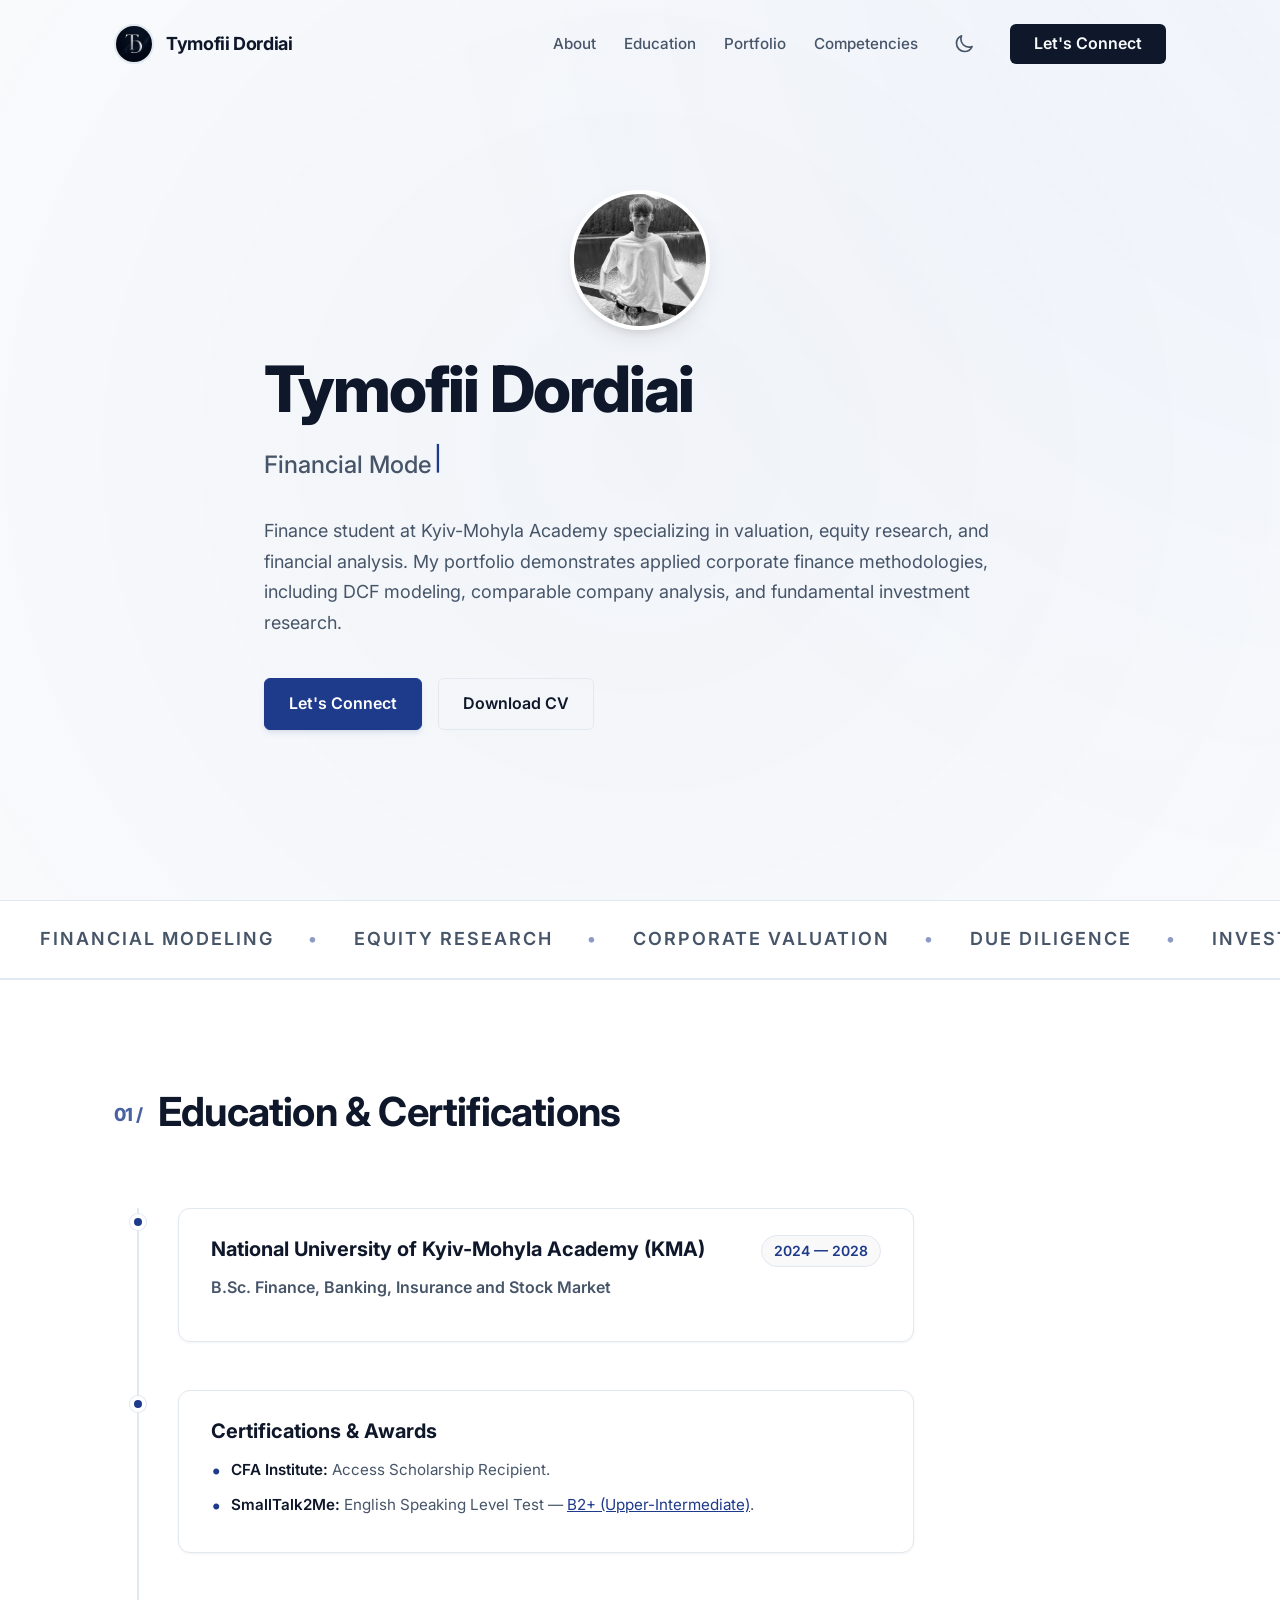
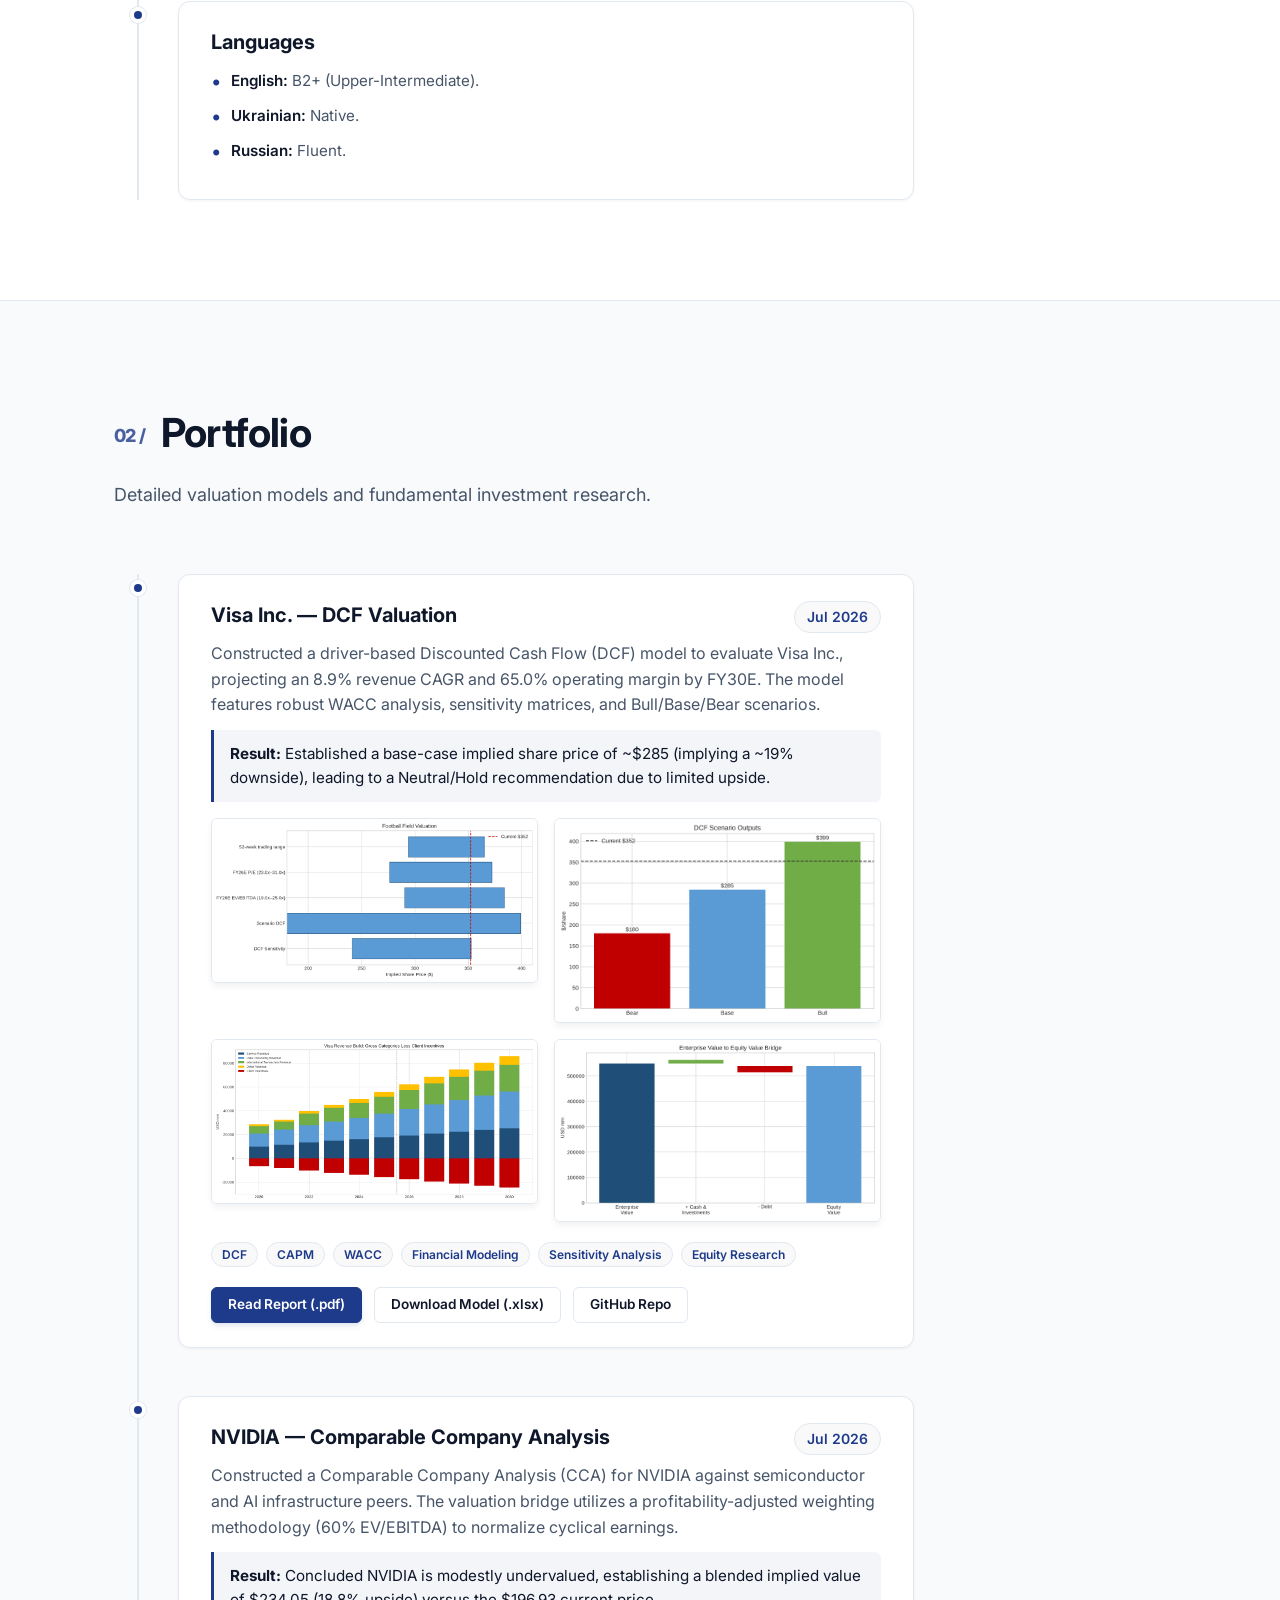
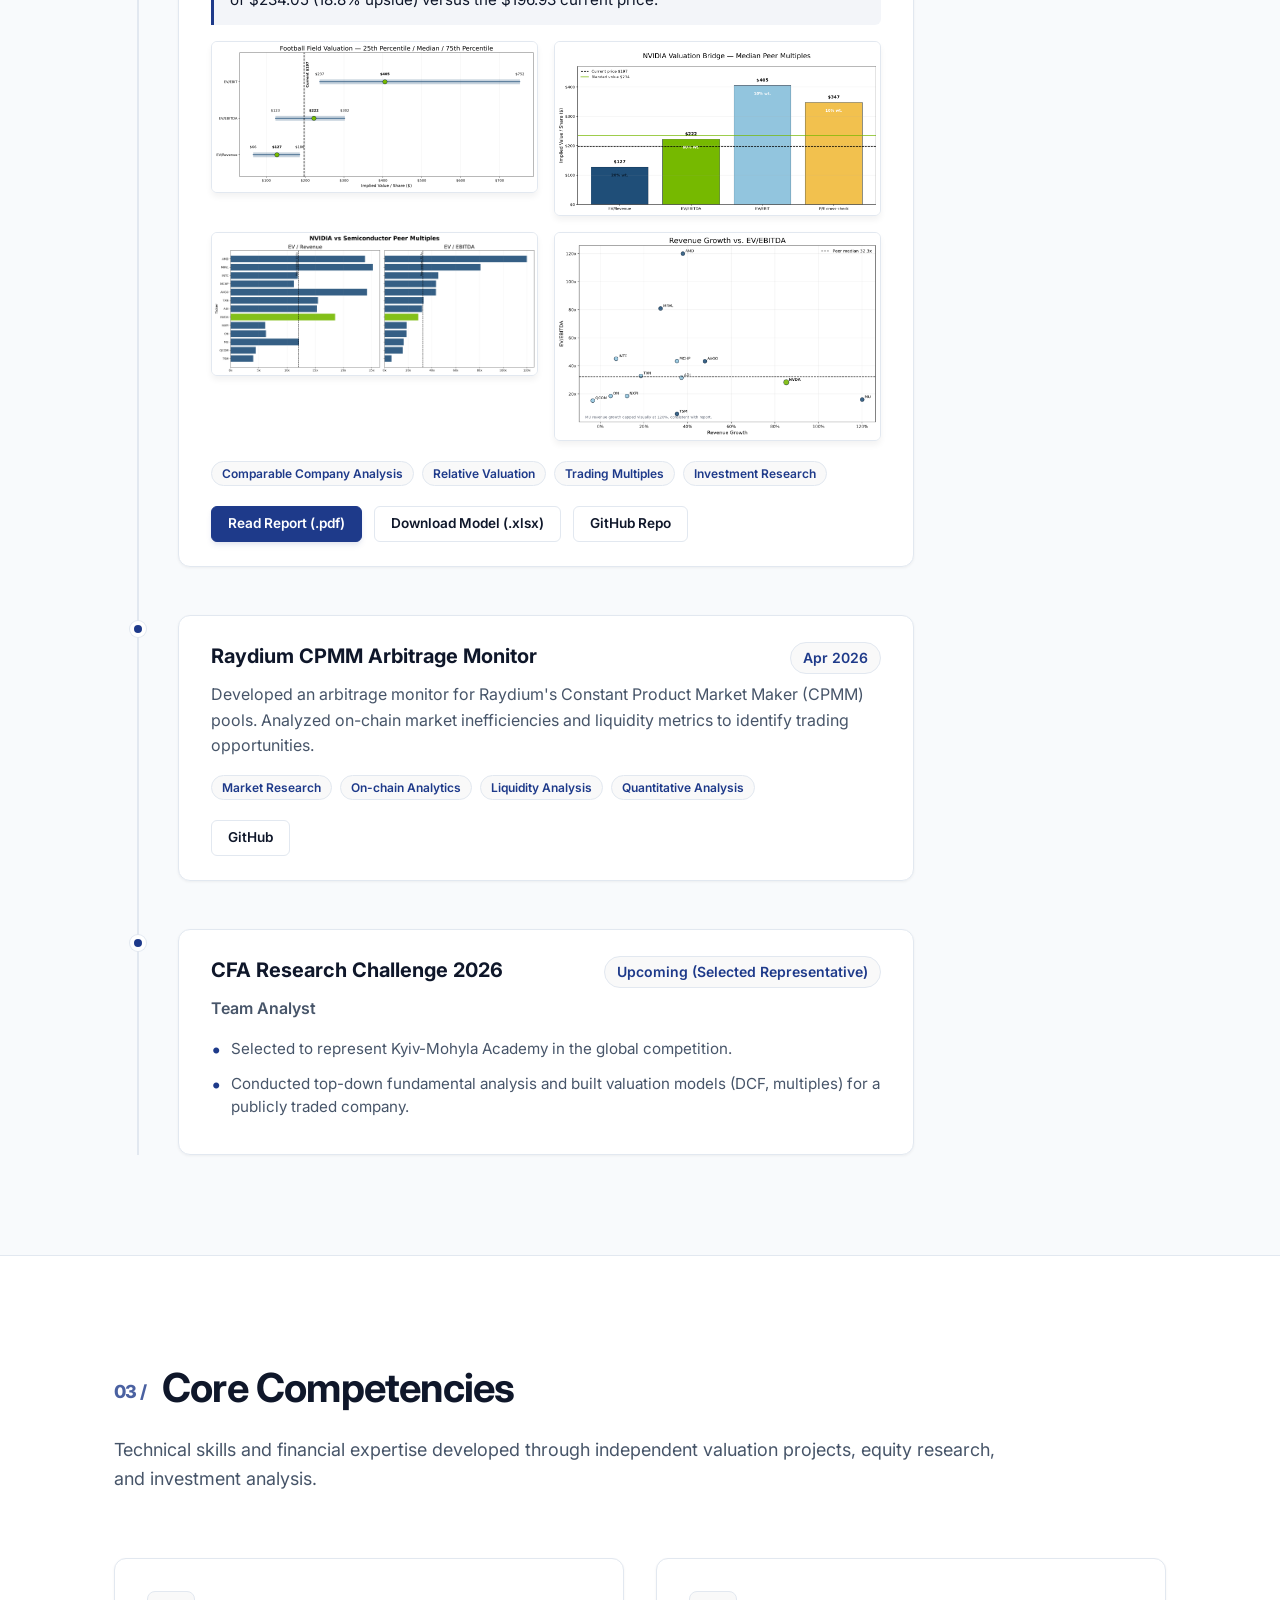
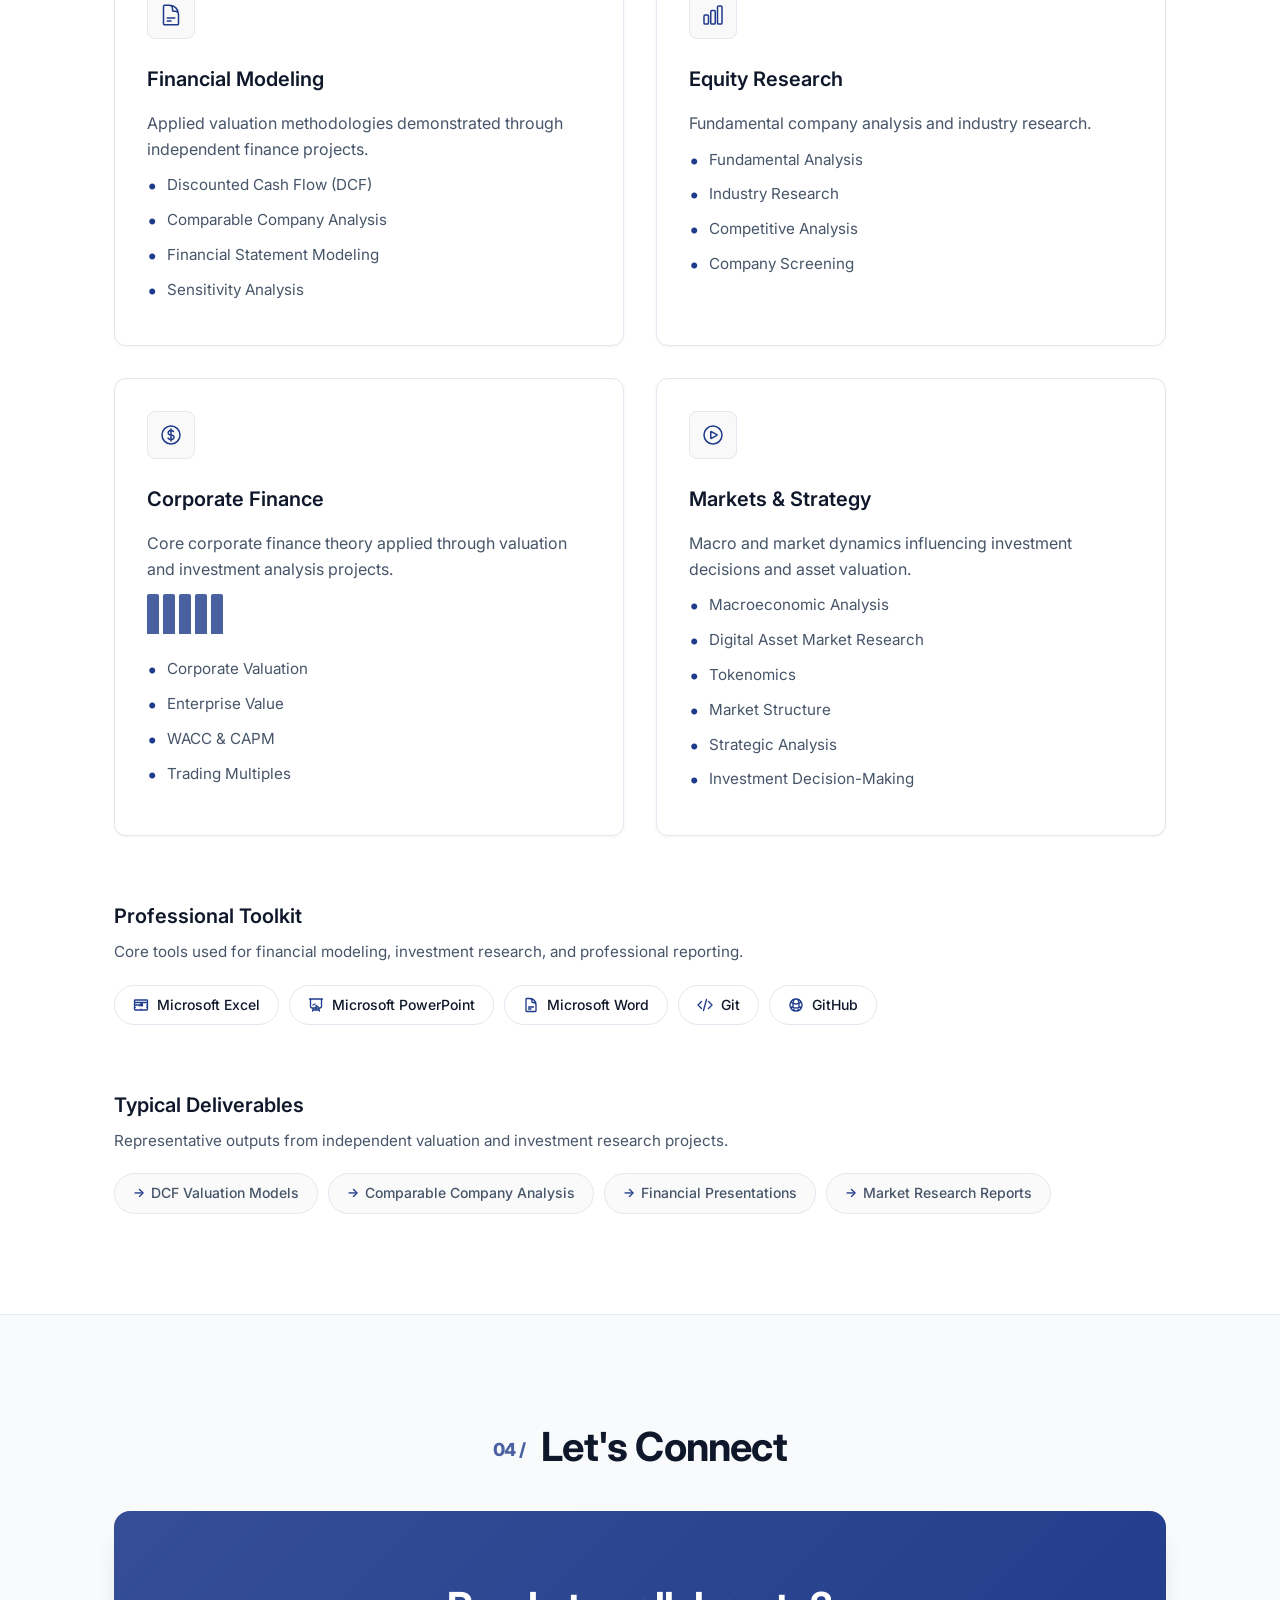
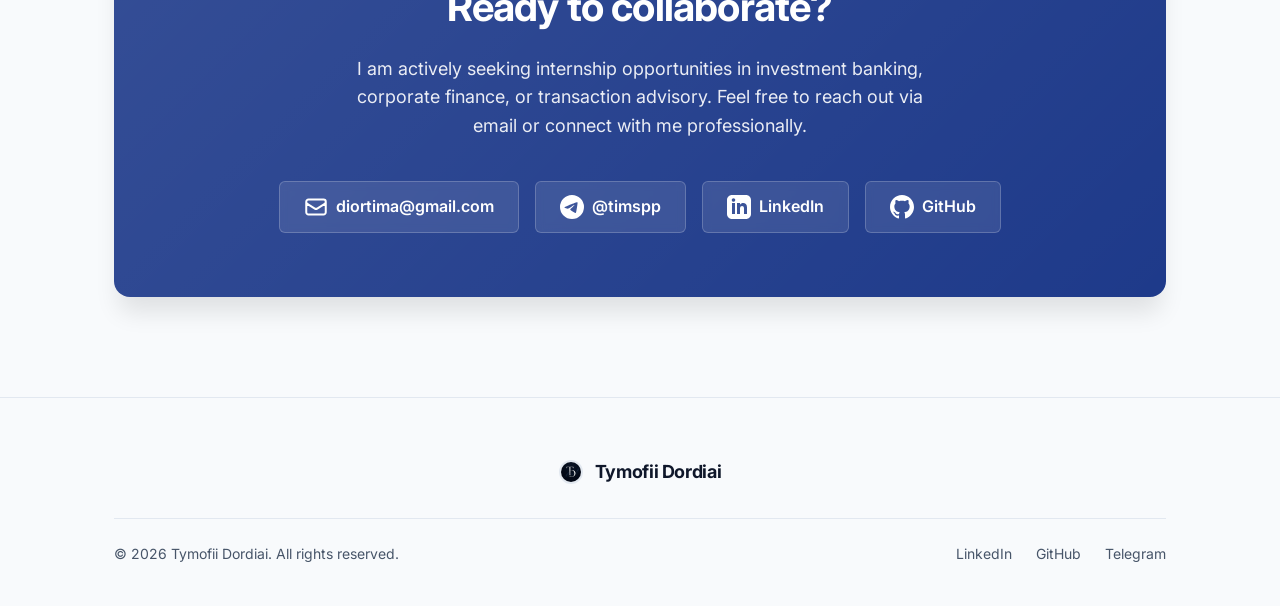
<file: index.html>
<!DOCTYPE html>
<html lang="en">
<head>
  <meta charset="UTF-8">
  <meta name="viewport" content="width=device-width, initial-scale=1.0">
  <title>Tymofii Dordiai | Financial Analyst Portfolio</title>
  <meta name="description" content="Portfolio of Tymofii Dordiai — Finance student at Kyiv-Mohyla Academy. Specializing in financial modeling, due diligence, and corporate finance.">
  
  <!-- Open Graph / Social Sharing Meta Tags -->
  <meta property="og:type" content="website">
  <meta property="og:title" content="Tymofii Dordiai | Financial Analyst">
  <meta property="og:description" content="Finance student at Kyiv-Mohyla Academy. Specializing in financial modeling, due diligence, and corporate finance.">
  <meta property="og:image" content="https://tims-site.vercel.app/og-image.png">
  <meta property="og:url" content="https://tims-site.vercel.app/">
  
  <link rel="preconnect" href="https://fonts.googleapis.com">
  <link rel="preconnect" href="https://fonts.gstatic.com" crossorigin>
  <link href="https://fonts.googleapis.com/css2?family=Inter:wght@300;400;500;600;700;800&display=swap" rel="stylesheet">
  <link rel="stylesheet" href="style.css">
</head>
<body>
  <!-- Scroll Progress Bar -->
  <div id="scroll-progress" class="no-print"></div>

  <!-- Ambient Background -->
  <div class="bg-gradient no-print"></div>

  <!-- Scroll-Driven SVG Graph -->
  <svg id="scroll-svg" class="no-print" viewBox="0 0 100 1000" preserveAspectRatio="none">
    <path id="scroll-path" d="M 50 0 C 90 200, 10 400, 50 600 C 90 800, 10 1000, 50 1200" fill="none" stroke="currentColor" stroke-width="1.5" stroke-linecap="round"></path>
  </svg>

  <nav id="nav" class="no-print">
    <div class="nav-inner">
      <a href="#hero" class="nav-logo">
        <img src="assets/logo.jpg" alt="Logo" class="nav-logo-img">
        Tymofii Dordiai
      </a>
      
      <!-- Mobile Menu Toggle -->
      <button class="mobile-menu-btn no-print" id="mobile-menu-btn" aria-label="Toggle menu">
        <svg width="24" height="24" fill="none" stroke="currentColor" stroke-width="2" viewBox="0 0 24 24">
          <path class="menu-icon-bars" stroke-linecap="round" stroke-linejoin="round" d="M4 6h16M4 12h16M4 18h16"></path>
          <path class="menu-icon-close" stroke-linecap="round" stroke-linejoin="round" d="M6 18L18 6M6 6l12 12" style="display:none;"></path>
        </svg>
      </button>

      <ul class="nav-links" id="nav-links">
        <li><a href="#about" class="hover-target">About</a></li>
        <li><a href="#education" class="hover-target">Education</a></li>
        <li><a href="#experience" class="hover-target">Portfolio</a></li>
        <li><a href="#skills" class="hover-target">Competencies</a></li>
        <li>
          <button id="theme-toggle" class="hover-target" aria-label="Toggle Dark Mode">
            <svg class="moon-icon" width="20" height="20" fill="none" stroke="currentColor" stroke-width="2" viewBox="0 0 24 24"><path stroke-linecap="round" stroke-linejoin="round" d="M21.752 15.002A9.718 9.718 0 0118 15.75c-5.385 0-9.75-4.365-9.75-9.75 0-1.33.266-2.597.748-3.752A9.753 9.753 0 003 11.25C3 16.635 7.365 21 12.75 21a9.753 9.753 0 009.002-5.998z"></path></svg>
            <svg class="sun-icon" width="20" height="20" fill="none" stroke="currentColor" stroke-width="2" viewBox="0 0 24 24"><path stroke-linecap="round" stroke-linejoin="round" d="M12 3v2.25m6.364.386l-1.591 1.591M21 12h-2.25m-.386 6.364l-1.591-1.591M12 18.75V21m-4.773-4.227l-1.591 1.591M5.25 12H3m4.227-4.773L5.636 5.636M15.75 12a3.75 3.75 0 11-7.5 0 3.75 3.75 0 017.5 0z"></path></svg>
          </button>
        </li>
        <li><a href="#contact" class="nav-cta hover-target">Let's Connect</a></li>
      </ul>
    </div>
  </nav>

  <section id="hero">
    <div class="container hero-content reveal">
      <div class="hero-avatar no-print">
        <img src="profile.jpg" alt="Tymofii Dordiai">
      </div>
      <h1 class="hero-name">Tymofii Dordiai</h1>
      
      <!-- Dynamic Typing Effect -->
      <p class="hero-tagline"><span id="typewriter"></span><span class="cursor">|</span></p>
      
      <div id="about" class="hero-about">
        <p>
          Finance student at Kyiv-Mohyla Academy specializing in valuation, equity research, and financial analysis. My portfolio demonstrates applied corporate finance methodologies, including DCF modeling, comparable company analysis, and fundamental investment research.
        </p>
      </div>

      <div class="hero-actions no-print">
        <a href="#contact" class="btn-primary hover-target magnetic-btn">Let's Connect</a>
        <a href="resume.pdf" target="_blank" class="btn-secondary hover-target magnetic-btn">Download CV</a>
      </div>
    </div>
  </section>

  <!-- Financial Ticker -->
  <div class="ticker-wrap no-print">
    <div class="ticker">
      <div class="ticker-item">Financial Modeling</div>
      <div class="ticker-item">Equity Research</div>
      <div class="ticker-item">Corporate Valuation</div>
      <div class="ticker-item">Due Diligence</div>
      <div class="ticker-item">Investment Analysis</div>
      <div class="ticker-item">Trading Multiples</div>
      <div class="ticker-item">Macroeconomics</div>
      <!-- Duplicated for seamless loop -->
      <div class="ticker-item">Financial Modeling</div>
      <div class="ticker-item">Equity Research</div>
      <div class="ticker-item">Corporate Valuation</div>
      <div class="ticker-item">Due Diligence</div>
      <div class="ticker-item">Investment Analysis</div>
      <div class="ticker-item">Trading Multiples</div>
      <div class="ticker-item">Macroeconomics</div>
    </div>
  </div>

  <section id="education" class="bg-light">
    <div class="container">
      <div class="section-header reveal">
        <h2><span class="section-num">01 /</span> Education & Certifications</h2>
      </div>
      
      <div class="timeline">
        <div class="timeline-item reveal">
          <div class="timeline-dot no-print"></div>
          <div class="timeline-content">
            <div class="timeline-header">
              <h3>National University of Kyiv-Mohyla Academy (KMA)</h3>
              <span class="timeline-date">2024 — 2028</span>
            </div>
            <h4 class="timeline-role">B.Sc. Finance, Banking, Insurance and Stock Market</h4>
          </div>
        </div>

        <div class="timeline-item reveal">
          <div class="timeline-dot no-print"></div>
          <div class="timeline-content">
            <div class="timeline-header">
              <h3>Certifications & Awards</h3>
            </div>
            <ul class="skill-list" style="margin-top: 12px;">
              <li><strong>CFA Institute:</strong> Access Scholarship Recipient.</li>
              <li><strong>SmallTalk2Me:</strong> English Speaking Level Test — <a href="https://app.smalltalk2.me/cert/6d5c60a7" target="_blank" style="color: var(--accent-color); text-decoration: underline;">B2+ (Upper-Intermediate)</a>.</li>
            </ul>
          </div>
        </div>

        <div class="timeline-item reveal">
          <div class="timeline-dot no-print"></div>
          <div class="timeline-content">
            <div class="timeline-header">
              <h3>Languages</h3>
            </div>
            <ul class="skill-list" style="margin-top: 12px;">
              <li><strong>English:</strong> B2+ (Upper-Intermediate).</li>
              <li><strong>Ukrainian:</strong> Native.</li>
              <li><strong>Russian:</strong> Fluent.</li>
            </ul>
          </div>
        </div>
      </div>
    </div>
  </section>

  <section id="experience">
    <div class="container">
      <div class="section-header reveal">
        <h2><span class="section-num">02 /</span> Portfolio</h2>
        <p>Detailed valuation models and fundamental investment research.</p>
      </div>

      <div class="timeline">
        
        <!-- Visa DCF -->
        <div class="timeline-item reveal">
          <div class="timeline-dot no-print"></div>
          <div class="timeline-content">
            <div class="timeline-header">
              <h3>Visa Inc. — DCF Valuation</h3>
              <span class="timeline-date">Jul 2026</span>
            </div>
            <p style="color: var(--text-secondary); margin-bottom: 12px;">Constructed a driver-based Discounted Cash Flow (DCF) model to evaluate Visa Inc., projecting an 8.9% revenue CAGR and 65.0% operating margin by FY30E. The model features robust WACC analysis, sensitivity matrices, and Bull/Base/Bear scenarios.</p>
            <div class="project-result">
              <strong>Result:</strong> Established a base-case implied share price of ~$285 (implying a ~19% downside), leading to a Neutral/Hold recommendation due to limited upside.
            </div>

            <div class="project-charts">
              <img src="assets/visa-charts/visa_football_field.png" alt="Visa Football Field Valuation" class="project-chart">
              <img src="assets/visa-charts/visa_scenarios.png" alt="Visa Valuation Scenarios" class="project-chart">
              <img src="assets/visa-charts/visa_revenue_build.png" alt="Visa Revenue Build" class="project-chart">
              <img src="assets/visa-charts/visa_valuation_bridge.png" alt="Visa Valuation Bridge" class="project-chart">
            </div>
            
            <div style="margin-bottom: 20px;">
              <div style="display: flex; gap: 8px; flex-wrap: wrap;">
                <span class="timeline-date" style="font-size: 0.75rem; padding: 2px 10px;">DCF</span>
                <span class="timeline-date" style="font-size: 0.75rem; padding: 2px 10px;">CAPM</span>
                <span class="timeline-date" style="font-size: 0.75rem; padding: 2px 10px;">WACC</span>
                <span class="timeline-date" style="font-size: 0.75rem; padding: 2px 10px;">Financial Modeling</span>
                <span class="timeline-date" style="font-size: 0.75rem; padding: 2px 10px;">Sensitivity Analysis</span>
                <span class="timeline-date" style="font-size: 0.75rem; padding: 2px 10px;">Equity Research</span>
              </div>
            </div>

            <div style="display: flex; gap: 12px; flex-wrap: wrap;">
              <a href="assets/Visa_DCF_Report.pdf" target="_blank" class="btn-primary hover-target magnetic-btn" style="padding: 6px 16px; font-size: 0.85rem;">Read Report (.pdf)</a>
              <a href="assets/Visa_DCF_Model.xlsx" download class="btn-secondary hover-target magnetic-btn" style="padding: 6px 16px; font-size: 0.85rem;">Download Model (.xlsx)</a>
              <a href="https://github.com/Timo274/My-Projects-Portfolio" target="_blank" class="btn-secondary hover-target magnetic-btn" style="padding: 6px 16px; font-size: 0.85rem;">GitHub Repo</a>
            </div>
          </div>
        </div>

        <!-- NVIDIA CCA -->
        <div class="timeline-item reveal">
          <div class="timeline-dot no-print"></div>
          <div class="timeline-content">
            <div class="timeline-header">
              <h3>NVIDIA — Comparable Company Analysis</h3>
              <span class="timeline-date">Jul 2026</span>
            </div>
            <p style="color: var(--text-secondary); margin-bottom: 12px;">Constructed a Comparable Company Analysis (CCA) for NVIDIA against semiconductor and AI infrastructure peers. The valuation bridge utilizes a profitability-adjusted weighting methodology (60% EV/EBITDA) to normalize cyclical earnings.</p>
            <div class="project-result">
              <strong>Result:</strong> Concluded NVIDIA is modestly undervalued, establishing a blended implied value of $234.05 (18.8% upside) versus the $196.93 current price.
            </div>

            <div class="project-charts">
              <img src="assets/nvidia-charts/nvidia_football_field.png" alt="NVIDIA Football Field Valuation" class="project-chart">
              <img src="assets/nvidia-charts/nvidia_valuation_bridge.png" alt="NVIDIA Valuation Bridge" class="project-chart">
              <img src="assets/nvidia-charts/nvidia_multiple_comparison.png" alt="NVIDIA Multiple Comparison" class="project-chart">
              <img src="assets/nvidia-charts/nvidia_growth_vs_ev_ebitda.png" alt="NVIDIA Growth vs EV/EBITDA" class="project-chart">
            </div>
            
            <div style="margin-bottom: 20px;">
              <div style="display: flex; gap: 8px; flex-wrap: wrap;">
                <span class="timeline-date" style="font-size: 0.75rem; padding: 2px 10px;">Comparable Company Analysis</span>
                <span class="timeline-date" style="font-size: 0.75rem; padding: 2px 10px;">Relative Valuation</span>
                <span class="timeline-date" style="font-size: 0.75rem; padding: 2px 10px;">Trading Multiples</span>
                <span class="timeline-date" style="font-size: 0.75rem; padding: 2px 10px;">Investment Research</span>
              </div>
            </div>

            <div style="display: flex; gap: 12px; flex-wrap: wrap;">
              <a href="assets/Nvidia_Comparable_Company_Analysis_Report.pdf" target="_blank" class="btn-primary hover-target magnetic-btn" style="padding: 6px 16px; font-size: 0.85rem;">Read Report (.pdf)</a>
              <a href="assets/Nvidia_Comparable_Company_Analysis_Model.xlsx" download class="btn-secondary hover-target magnetic-btn" style="padding: 6px 16px; font-size: 0.85rem;">Download Model (.xlsx)</a>
              <a href="https://github.com/Timo274/My-Projects-Portfolio" target="_blank" class="btn-secondary hover-target magnetic-btn" style="padding: 6px 16px; font-size: 0.85rem;">GitHub Repo</a>
            </div>
          </div>
        </div>

        <!-- Raydium Arbitrage -->
        <div class="timeline-item reveal">
          <div class="timeline-dot no-print"></div>
          <div class="timeline-content">
            <div class="timeline-header">
              <h3>Raydium CPMM Arbitrage Monitor</h3>
              <span class="timeline-date">Apr 2026</span>
            </div>
            <p style="color: var(--text-secondary); margin-bottom: 16px;">Developed an arbitrage monitor for Raydium's Constant Product Market Maker (CPMM) pools. Analyzed on-chain market inefficiencies and liquidity metrics to identify trading opportunities.</p>
            
            <div style="margin-bottom: 20px;">
              <div style="display: flex; gap: 8px; flex-wrap: wrap;">
                <span class="timeline-date" style="font-size: 0.75rem; padding: 2px 10px;">Market Research</span>
                <span class="timeline-date" style="font-size: 0.75rem; padding: 2px 10px;">On-chain Analytics</span>
                <span class="timeline-date" style="font-size: 0.75rem; padding: 2px 10px;">Liquidity Analysis</span>
                <span class="timeline-date" style="font-size: 0.75rem; padding: 2px 10px;">Quantitative Analysis</span>
              </div>
            </div>

            <div style="display: flex; gap: 12px;">
              <a href="https://github.com/Timo274/real-time-arbitrage-monitoring-tool-" target="_blank" class="btn-secondary hover-target magnetic-btn" style="padding: 6px 16px; font-size: 0.85rem;">GitHub</a>
            </div>
          </div>
        </div>

        <!-- CFA Research Challenge -->
        <div class="timeline-item reveal">
          <div class="timeline-dot no-print"></div>
          <div class="timeline-content">
            <div class="timeline-header">
              <h3>CFA Research Challenge 2026</h3>
              <span class="timeline-date">Upcoming (Selected Representative)</span>
            </div>
            <h4 class="timeline-role">Team Analyst</h4>
            <ul class="skill-list">
              <li>Selected to represent Kyiv-Mohyla Academy in the global competition.</li>
              <li>Conducted top-down fundamental analysis and built valuation models (DCF, multiples) for a publicly traded company.</li>
            </ul>
          </div>
        </div>

      </div>
    </div>
  </section>

  <section id="skills" class="bg-light">
    <div class="container">
      <div class="section-header reveal">
        <h2><span class="section-num">03 /</span> Core Competencies</h2>
        <p>Technical skills and financial expertise developed through independent valuation projects, equity research, and investment analysis.</p>
      </div>

      <div class="skills-grid">
        
        <!-- Category 1: Financial Modeling -->
        <div class="skill-card reveal">
          <div class="card-icon no-print">
            <svg width="24" height="24" fill="none" stroke="currentColor" stroke-width="1.5" viewBox="0 0 24 24"><path stroke-linecap="round" stroke-linejoin="round" d="M19.5 14.25v-2.625a3.375 3.375 0 00-3.375-3.375h-1.5A1.125 1.125 0 0113.5 7.125v-1.5a3.375 3.375 0 00-3.375-3.375H8.25m0 12.75h7.5m-7.5 3H12M10.5 2.25H5.625c-.621 0-1.125.504-1.125 1.125v17.25c0 .621.504 1.125 1.125 1.125h12.75c.621 0 1.125-.504 1.125-1.125V11.25a9 9 0 00-9-9z"></path></svg>
          </div>
          <h3>Financial Modeling</h3>
          <p style="color: var(--text-secondary); margin-bottom: 12px;">Applied valuation methodologies demonstrated through independent finance projects.</p>
          <ul class="skill-list">
            <li>Discounted Cash Flow (DCF)</li>
            <li>Comparable Company Analysis</li>
            <li>Financial Statement Modeling</li>
            <li>Sensitivity Analysis</li>
          </ul>
        </div>

        <!-- Category 2: Investment Research -->
        <div class="skill-card reveal">
          <div class="card-icon no-print">
            <svg width="24" height="24" fill="none" stroke="currentColor" stroke-width="1.5" viewBox="0 0 24 24"><path stroke-linecap="round" stroke-linejoin="round" d="M3 13.125C3 12.504 3.504 12 4.125 12h2.25c.621 0 1.125.504 1.125 1.125v6.75C7.5 20.496 6.996 21 6.375 21h-2.25A1.125 1.125 0 013 19.875v-6.75zM9.75 8.625c0-.621.504-1.125 1.125-1.125h2.25c.621 0 1.125.504 1.125 1.125v11.25c0 .621-.504 1.125-1.125 1.125h-2.25a1.125 1.125 0 01-1.125-1.125V8.625zM16.5 4.125c0-.621.504-1.125 1.125-1.125h2.25C20.496 3 21 3.504 21 4.125v15.75c0 .621-.504 1.125-1.125 1.125h-2.25a1.125 1.125 0 01-1.125-1.125V4.125z"></path></svg>
          </div>
          <h3>Equity Research</h3>
          <p style="color: var(--text-secondary); margin-bottom: 12px;">Fundamental company analysis and industry research.</p>
          <ul class="skill-list">
            <li>Fundamental Analysis</li>
            <li>Industry Research</li>
            <li>Competitive Analysis</li>
            <li>Company Screening</li>
          </ul>
        </div>

        <!-- Category 3: Corporate Finance -->
        <div class="skill-card reveal">
          <div class="card-icon no-print">
            <svg width="24" height="24" fill="none" stroke="currentColor" stroke-width="1.5" viewBox="0 0 24 24"><path stroke-linecap="round" stroke-linejoin="round" d="M12 6v12m-3-2.818l.879.659c1.171.879 3.07.879 4.242 0 1.172-.879 1.172-2.303 0-3.182C13.536 12.219 12.768 12 12 12c-.725 0-1.45-.22-2.003-.659-1.106-.879-1.106-2.303 0-3.182s2.9-.879 4.006 0l.415.33M21 12a9 9 0 11-18 0 9 9 0 0118 0z"></path></svg>
          </div>
          <h3>Corporate Finance</h3>
          <p style="color: var(--text-secondary); margin-bottom: 12px;">Core corporate finance theory applied through valuation and investment analysis projects.</p>
          <div class="mini-chart no-print" aria-hidden="true">
            <div class="bar"></div><div class="bar"></div><div class="bar"></div><div class="bar"></div><div class="bar"></div>
          </div>
          <ul class="skill-list">
            <li>Corporate Valuation</li>
            <li>Enterprise Value</li>
            <li>WACC &amp; CAPM</li>
            <li>Trading Multiples</li>
          </ul>
        </div>

        <!-- Category 4: Markets & Strategy -->
        <div class="skill-card reveal">
          <div class="card-icon no-print">
            <svg width="24" height="24" fill="none" stroke="currentColor" stroke-width="1.5" viewBox="0 0 24 24"><path stroke-linecap="round" stroke-linejoin="round" d="M21 12a9 9 0 11-18 0 9 9 0 0118 0z"></path><path stroke-linecap="round" stroke-linejoin="round" d="M15.91 11.672a.375.375 0 010 .656l-5.603 3.113a.375.375 0 01-.557-.328V8.887c0-.286.307-.466.557-.327l5.603 3.112z"></path></svg>
          </div>
          <h3>Markets &amp; Strategy</h3>
          <p style="color: var(--text-secondary); margin-bottom: 12px;">Macro and market dynamics influencing investment decisions and asset valuation.</p>
          <ul class="skill-list">
            <li>Macroeconomic Analysis</li>
            <li>Digital Asset Market Research</li>
            <li>Tokenomics</li>
            <li>Market Structure</li>
            <li>Strategic Analysis</li>
            <li>Investment Decision-Making</li>
          </ul>
        </div>

      </div>

      <!-- Professional Toolkit -->
      <div class="toolkit-section reveal">
        <h3>Professional Toolkit</h3>
        <p>Core tools used for financial modeling, investment research, and professional reporting.</p>
        <div class="toolkit-badges">
          <span class="toolkit-badge">
            <svg viewBox="0 0 24 24" fill="none" stroke="currentColor" stroke-width="2"><path stroke-linecap="round" stroke-linejoin="round" d="M3.375 19.5h17.25m-17.25 0a1.125 1.125 0 01-1.125-1.125M3.375 19.5h7.5c.621 0 1.125-.504 1.125-1.125m-9.75 0V5.625m0 12.75v-1.5c0-.621.504-1.125 1.125-1.125m18.375 2.625V5.625m0 12.75c0 .621-.504 1.125-1.125 1.125m1.125-1.125v-1.5c0-.621-.504-1.125-1.125-1.125m0 3.75h-7.5A1.125 1.125 0 0112 18.375m9.75-12.75c0-.621-.504-1.125-1.125-1.125H3.375c-.621 0-1.125.504-1.125 1.125m19.5 0v1.5c0 .621-.504 1.125-1.125 1.125M2.25 5.625v1.5c0 .621.504 1.125 1.125 1.125m0 0h17.25m-17.25 0h7.5c.621 0 1.125.504 1.125 1.125M3.375 8.25c-.621 0-1.125.504-1.125 1.125v1.5c0 .621.504 1.125 1.125 1.125m17.25-3.75h-7.5c-.621 0-1.125.504-1.125 1.125m8.625-1.125c.621 0 1.125.504 1.125 1.125v1.5c0 .621-.504 1.125-1.125 1.125m-17.25 0h7.5m-7.5 0c-.621 0-1.125.504-1.125 1.125v1.5c0 .621.504 1.125 1.125 1.125M12 10.875v-1.5m0 1.5c0 .621-.504 1.125-1.125 1.125M12 10.875c0 .621.504 1.125 1.125 1.125m-2.25 0c.621 0 1.125.504 1.125 1.125M10.875 12c-.621 0-1.125.504-1.125 1.125M12 12c0-.621.504-1.125 1.125-1.125M12 12c0 .621.504 1.125 1.125 1.125m0-3.75V12m0 0c0-.621.504-1.125 1.125-1.125M13.125 12c.621 0 1.125.504 1.125 1.125"></path></svg>
            Microsoft Excel
          </span>
          <span class="toolkit-badge">
            <svg viewBox="0 0 24 24" fill="none" stroke="currentColor" stroke-width="2"><path stroke-linecap="round" stroke-linejoin="round" d="M3.75 3v11.25A2.25 2.25 0 006 16.5h2.25M3.75 3h-1.5m1.5 0h16.5m0 0h1.5m-1.5 0v11.25A2.25 2.25 0 0118 16.5h-2.25m-7.5 0h7.5m-7.5 0l-1 3m8.5-3l1 3m0 0l.5 1.5m-.5-1.5h-9.5m0 0l-.5 1.5m.75-9l3-1.5M12 12.75l3 1.5M12 12.75V18"></path></svg>
            Microsoft PowerPoint
          </span>
          <span class="toolkit-badge">
            <svg viewBox="0 0 24 24" fill="none" stroke="currentColor" stroke-width="2"><path stroke-linecap="round" stroke-linejoin="round" d="M19.5 14.25v-2.625a3.375 3.375 0 00-3.375-3.375h-1.5A1.125 1.125 0 0113.5 7.125v-1.5a3.375 3.375 0 00-3.375-3.375H8.25m0 12.75h7.5m-7.5 3H12M10.5 2.25H5.625c-.621 0-1.125.504-1.125 1.125v17.25c0 .621.504 1.125 1.125 1.125h12.75c.621 0 1.125-.504 1.125-1.125V11.25a9 9 0 00-9-9z"></path></svg>
            Microsoft Word
          </span>
          <span class="toolkit-badge">
            <svg viewBox="0 0 24 24" fill="none" stroke="currentColor" stroke-width="2"><path stroke-linecap="round" stroke-linejoin="round" d="M17.25 6.75L22.5 12l-5.25 5.25m-10.5 0L1.5 12l5.25-5.25m7.5-3l-4.5 16.5"></path></svg>
            Git
          </span>
          <span class="toolkit-badge">
            <svg viewBox="0 0 24 24" fill="none" stroke="currentColor" stroke-width="2"><path stroke-linecap="round" stroke-linejoin="round" d="M12 21a9.004 9.004 0 008.716-6.747M12 21a9.004 9.004 0 01-8.716-6.747M12 21c2.485 0 4.5-4.03 4.5-9S14.485 3 12 3m0 18c-2.485 0-4.5-4.03-4.5-9S9.515 3 12 3m0 0a8.997 8.997 0 017.843 4.582M12 3a8.997 8.997 0 00-7.843 4.582m15.686 0A11.953 11.953 0 0112 10.5c-2.998 0-5.74-1.1-7.843-2.918m15.686 0A8.959 8.959 0 0121 12c0 .778-.099 1.533-.284 2.253m0 0A17.919 17.919 0 0112 16.5c-3.162 0-6.133-.815-8.716-2.247m0 0A9.015 9.015 0 013 12c0-1.605.42-3.113 1.157-4.418"></path></svg>
            GitHub
          </span>
        </div>
      </div>

      <!-- Typical Deliverables -->
      <div class="toolkit-section reveal">
        <h3>Typical Deliverables</h3>
        <p>Representative outputs from independent valuation and investment research projects.</p>
        <div class="toolkit-badges">
          <span class="deliverable-badge">DCF Valuation Models</span>
          <span class="deliverable-badge">Comparable Company Analysis</span>
          <span class="deliverable-badge">Financial Presentations</span>
          <span class="deliverable-badge">Market Research Reports</span>
        </div>
      </div>

    </div>
  </section>

  <section id="contact" class="no-print">
    <div class="container reveal">
      <div class="section-header" style="margin-bottom: 32px; text-align: center; max-width: 100%;">
        <h2><span class="section-num">04 /</span> Let's Connect</h2>
      </div>
      <div class="contact-box">
        <h2>Ready to collaborate?</h2>
        <p>I am actively seeking internship opportunities in investment banking, corporate finance, or transaction advisory. Feel free to reach out via email or connect with me professionally.</p>
        
        <div class="contact-links">
          <a href="mailto:diortima@gmail.com" class="contact-btn hover-target magnetic-btn">
            <svg width="24" height="24" fill="none" stroke="currentColor" stroke-width="2" viewBox="0 0 24 24"><path stroke-linecap="round" stroke-linejoin="round" d="M21.75 6.75v10.5a2.25 2.25 0 01-2.25 2.25h-15a2.25 2.25 0 01-2.25-2.25V6.75m19.5 0A2.25 2.25 0 0019.5 4.5h-15a2.25 2.25 0 00-2.25 2.25m19.5 0v.243a2.25 2.25 0 01-1.07 1.916l-7.5 4.615a2.25 2.25 0 01-2.36 0L3.32 8.91a2.25 2.25 0 01-1.07-1.916V6.75"></path></svg>
            diortima@gmail.com
          </a>
          <a href="https://t.me/timspp" target="_blank" class="contact-btn hover-target magnetic-btn">
            <svg width="24" height="24" fill="currentColor" viewBox="0 0 24 24"><path d="M11.944 0A12 12 0 0 0 0 12a12 12 0 0 0 12 12 12 12 0 0 0 12-12A12 12 0 0 0 12 0a12 12 0 0 0-.056 0zm4.962 7.224c.1-.002.321.023.465.14a.506.506 0 0 1 .171.325c.016.093.036.306.02.472-.18 1.898-.962 6.502-1.36 8.627-.168.9-.499 1.201-.82 1.23-.696.065-1.225-.46-1.9-.902-1.056-.693-1.653-1.124-2.678-1.8-1.185-.78-.417-1.21.258-1.91.177-.184 3.247-2.977 3.307-3.23.007-.032.014-.15-.056-.212s-.174-.041-.249-.024c-.106.024-1.793 1.14-5.061 3.345-.48.33-.913.49-1.302.48-.428-.008-1.252-.241-1.865-.44-.752-.245-1.349-.374-1.297-.789.027-.216.325-.437.888-.666 3.498-1.524 5.83-2.529 6.998-3.014 3.332-1.386 4.025-1.627 4.476-1.635z"></path></svg>
            @timspp
          </a>
          <a href="https://www.linkedin.com/in/dordiai-tymofii/" target="_blank" class="contact-btn hover-target magnetic-btn">
            <svg width="24" height="24" fill="currentColor" viewBox="0 0 24 24"><path d="M19 0h-14c-2.761 0-5 2.239-5 5v14c0 2.761 2.239 5 5 5h14c2.762 0 5-2.239 5-5v-14c0-2.761-2.238-5-5-5zm-11 19h-3v-11h3v11zm-1.5-12.268c-.966 0-1.75-.79-1.75-1.764s.784-1.764 1.75-1.764 1.75.79 1.75 1.764-.783 1.764-1.75 1.764zm13.5 12.268h-3v-5.604c0-3.368-4-3.113-4 0v5.604h-3v-11h3v1.765c1.396-2.586 7-2.777 7 2.476v6.759z"></path></svg>
            LinkedIn
          </a>
          <a href="https://github.com/Timo274/My-Projects-Portfolio" target="_blank" class="contact-btn hover-target magnetic-btn">
            <svg width="24" height="24" fill="currentColor" viewBox="0 0 24 24"><path d="M12 0c-6.626 0-12 5.373-12 12 0 5.302 3.438 9.8 8.207 11.387.599.111.793-.261.793-.577v-2.234c-3.338.726-4.033-1.416-4.033-1.416-.546-1.387-1.333-1.756-1.333-1.756-1.089-.745.083-.729.083-.729 1.205.084 1.839 1.237 1.839 1.237 1.07 1.834 2.807 1.304 3.492.997.107-.775.418-1.305.762-1.604-2.665-.305-5.467-1.334-5.467-5.931 0-1.311.469-2.381 1.236-3.221-.124-.303-.535-1.524.117-3.176 0 0 1.008-.322 3.301 1.23.957-.266 1.983-.399 3.003-.404 1.02.005 2.047.138 3.006.404 2.291-1.552 3.297-1.23 3.297-1.23.653 1.653.242 2.874.118 3.176.77.84 1.235 1.911 1.235 3.221 0 4.609-2.807 5.624-5.479 5.921.43.372.823 1.102.823 2.222v3.293c0 .319.192.694.801.576 4.765-1.589 8.199-6.086 8.199-11.386 0-6.627-5.373-12-12-12z"/></svg>
            GitHub
          </a>
        </div>
      </div>
    </div>
  </section>

  <footer id="footer" class="no-print">
    <div class="container footer-inner">
      <div class="footer-top">
        <a href="#hero" class="nav-logo hover-target">
          <img src="assets/logo.jpg" alt="Logo" class="nav-logo-img" style="width: 24px; height: 24px;">
          Tymofii Dordiai
        </a>
      </div>
      <div class="footer-bottom">
        <span>© 2026 Tymofii Dordiai. All rights reserved.</span>
        <div class="footer-links">
          <a href="https://www.linkedin.com/in/dordiai-tymofii/" target="_blank" class="hover-target">LinkedIn</a>
          <a href="https://github.com/Timo274/My-Projects-Portfolio" target="_blank" class="hover-target">GitHub</a>
          <a href="https://t.me/timspp" target="_blank" class="hover-target">Telegram</a>
        </div>
      </div>
    </div>
  </footer>

  <!-- Back to top button -->
  <a href="#" id="back-to-top" class="no-print hover-target" aria-label="Back to top">
    <svg width="24" height="24" fill="none" stroke="currentColor" stroke-width="2" viewBox="0 0 24 24"><path stroke-linecap="round" stroke-linejoin="round" d="M4.5 15.75l7.5-7.5 7.5 7.5"></path></svg>
  </a>

  <script>
    /* Theme Toggle Logic */
    const themeToggle = document.getElementById('theme-toggle');
    const prefersDarkScheme = window.matchMedia("(prefers-color-scheme: dark)");
    const currentTheme = localStorage.getItem("theme") || (prefersDarkScheme.matches ? "dark" : "light");
    if (currentTheme === "dark") document.documentElement.setAttribute("data-theme", "dark");

    themeToggle.addEventListener("click", () => {
      let theme = document.documentElement.getAttribute("data-theme");
      if (theme === "dark") {
        document.documentElement.setAttribute("data-theme", "light");
        localStorage.setItem("theme", "light");
      } else {
        document.documentElement.setAttribute("data-theme", "dark");
        localStorage.setItem("theme", "dark");
      }
    });

    /* Scroll reveal animation */
    const obs = new IntersectionObserver(entries => {
      entries.forEach(e => { 
        if (e.isIntersecting) { e.target.classList.add('visible'); obs.unobserve(e.target); } 
      });
    }, { threshold: 0.1 });
    document.querySelectorAll('.reveal').forEach(el => obs.observe(el));

    /* Nav scroll, Progress Bar, Back to Top */
    const nav = document.getElementById('nav');
    const progressBar = document.getElementById('scroll-progress');
    const backToTop = document.getElementById('back-to-top');

    window.addEventListener('scroll', () => {
      nav.classList.toggle('scrolled', window.scrollY > 20);
      backToTop.classList.toggle('visible', window.scrollY > 500);
      const winScroll = document.body.scrollTop || document.documentElement.scrollTop;
      const height = document.documentElement.scrollHeight - document.documentElement.clientHeight;
      progressBar.style.width = (winScroll / height) * 100 + "%";
    }, { passive: true });

    /* Typewriter Effect */
    const phrases = ["Financial Modeling", "Equity Research", "Corporate Valuation", "Investment Analysis"];
    let phraseIndex = 0, letterIndex = 0, currentText = "", isDeleting = false;
    const typewriterElement = document.getElementById('typewriter');

    function type() {
      const currentPhrase = phrases[phraseIndex];
      if (isDeleting) {
        currentText = currentPhrase.substring(0, letterIndex - 1);
        letterIndex--;
      } else {
        currentText = currentPhrase.substring(0, letterIndex + 1);
        letterIndex++;
      }
      typewriterElement.textContent = currentText;

      let typeSpeed = isDeleting ? 50 : 100;
      if (!isDeleting && currentText === currentPhrase) {
        typeSpeed = 2000; isDeleting = true;
      } else if (isDeleting && currentText === "") {
        isDeleting = false; phraseIndex = (phraseIndex + 1) % phrases.length; typeSpeed = 500;
      }
      setTimeout(type, typeSpeed);
    }
    setTimeout(type, 1000);

    /* Mobile Menu Toggle */
    const mobileMenuBtn = document.getElementById('mobile-menu-btn');
    const navLinks = document.getElementById('nav-links');
    
    if (mobileMenuBtn) {
      mobileMenuBtn.addEventListener('click', () => {
        navLinks.classList.toggle('active');
        mobileMenuBtn.classList.toggle('open');
      });
    }

    // Close mobile menu when clicking a link
    document.querySelectorAll('.nav-links a').forEach(link => {
      link.addEventListener('click', () => {
        if (navLinks.classList.contains('active')) {
          navLinks.classList.remove('active');
          mobileMenuBtn.classList.remove('open');
        }
      });
    });

    /* SVG Scroll Graph */
    const scrollPath = document.getElementById('scroll-path');
    if (scrollPath) {
      const pathLength = scrollPath.getTotalLength();
      scrollPath.style.strokeDasharray = pathLength;
      scrollPath.style.strokeDashoffset = pathLength;

      window.addEventListener('scroll', () => {
        const scrollPercentage = (document.documentElement.scrollTop + document.body.scrollTop) / (document.documentElement.scrollHeight - document.documentElement.clientHeight);
        const drawLength = pathLength * scrollPercentage;
        scrollPath.style.strokeDashoffset = pathLength - drawLength;
      });
    }
  </script>
</body>
</html>
</file>
<file: style.css>
/* 
  Tymofii Dordiai - Professional Finance Portfolio
  Theme: Big 4 / Corporate Finance + Dark Mode
  Palette: Slate, Deep Navy, Crisp White
*/

:root {
  /* Light Theme Variables */
  --bg-color: #f8fafc;
  --bg-light: #ffffff;
  --text-primary: #0f172a;
  --text-secondary: #475569;
  --accent-color: #1e3a8a; /* Deep Navy */
  --accent-hover: #1e40af;
  --card-bg: #ffffff;
  --card-border: #e2e8f0;
  --nav-bg: rgba(255, 255, 255, 0.85);
  
  --font-main: 'Inter', sans-serif;
  --transition: all 0.3s cubic-bezier(0.4, 0, 0.2, 1);
}

[data-theme="dark"] {
  /* Dark Theme Variables */
  --bg-color: #0f172a;
  --bg-light: #1e293b;
  --text-primary: #f8fafc;
  --text-secondary: #cbd5e1;
  --accent-color: #60a5fa; /* Lighter Blue for visibility */
  --accent-hover: #93c5fd;
  --card-bg: #1e293b;
  --card-border: #334155;
  --nav-bg: rgba(15, 23, 42, 0.85);
}

* {
  box-sizing: border-box;
  margin: 0;
  padding: 0;
}

html {
  scroll-behavior: smooth;
}

body {
  font-family: var(--font-main);
  background-color: var(--bg-color);
  color: var(--text-primary);
  line-height: 1.6;
  -webkit-font-smoothing: antialiased;
  -moz-osx-font-smoothing: grayscale;
  position: relative;
  overflow-x: hidden;
  transition: background-color 0.3s ease, color 0.3s ease;
}

/* Scroll Progress Bar */
#scroll-progress {
  position: fixed;
  top: 0;
  left: 0;
  height: 3px;
  background: var(--accent-color);
  width: 0%;
  z-index: 1000;
  transition: width 0.1s ease-out;
}

@keyframes pulseBg {
  0%, 100% { transform: scale(1); opacity: 0.8; }
  50% { transform: scale(1.05); opacity: 1; }
}

/* Ambient Background */
.bg-gradient {
  position: fixed;
  top: -50%;
  left: -50%;
  width: 200%;
  height: 200%;
  background: radial-gradient(circle at 50% 50%, rgba(30, 58, 138, 0.03) 0%, rgba(248, 250, 252, 0) 50%),
              radial-gradient(circle at 80% 20%, rgba(37, 99, 235, 0.04) 0%, rgba(248, 250, 252, 0) 40%);
  z-index: -1;
  pointer-events: none;
  animation: pulseBg 15s ease-in-out infinite;
}



#scroll-svg {
  position: fixed;
  top: 0;
  left: 5%;
  width: 100px;
  height: 100vh;
  z-index: -2;
  pointer-events: none;
  opacity: 0.2;
}

[data-theme="dark"] #scroll-svg {
  opacity: 0.15;
}

[data-theme="dark"] .bg-gradient {
  background: radial-gradient(circle at 50% 50%, rgba(96, 165, 250, 0.05) 0%, rgba(15, 23, 42, 0) 50%),
              radial-gradient(circle at 80% 20%, rgba(96, 165, 250, 0.03) 0%, rgba(15, 23, 42, 0) 40%);
}

.container {
  width: 100%;
  max-width: 1100px;
  margin: 0 auto;
  padding: 0 24px;
}

/* Mobile Menu Button */
.mobile-menu-btn {
  display: none;
  background: none;
  border: none;
  color: var(--text-primary);
  cursor: pointer;
  padding: 8px;
  z-index: 101;
}

/* Navigation */
#nav {
  position: fixed;
  top: 0;
  width: 100%;
  z-index: 100;
  transition: var(--transition);
  padding: 24px 0;
}

#nav.scrolled {
  padding: 16px 0;
  background: var(--nav-bg);
  backdrop-filter: blur(12px);
  -webkit-backdrop-filter: blur(12px);
  box-shadow: 0 1px 2px rgba(0, 0, 0, 0.05);
}

[data-theme="dark"] #nav.scrolled {
  box-shadow: 0 1px 2px rgba(0, 0, 0, 0.2);
}

.nav-inner {
  max-width: 1100px;
  margin: 0 auto;
  padding: 0 24px;
  display: flex;
  justify-content: space-between;
  align-items: center;
}

.nav-logo {
  display: flex;
  align-items: center;
  gap: 12px;
  font-weight: 700;
  font-size: 1.125rem;
  color: var(--text-primary);
  text-decoration: none;
  letter-spacing: -0.02em;
}

.nav-logo-img {
  width: 40px;
  height: 40px;
  border-radius: 50%;
  object-fit: cover;
  border: 2px solid var(--card-border);
  transition: var(--transition);
}

.nav-logo:hover .nav-logo-img {
  transform: scale(1.05);
  border-color: var(--accent-color);
}

.nav-links {
  list-style: none;
  display: flex;
  gap: 28px;
  align-items: center;
}

.nav-links a {
  text-decoration: none;
  color: var(--text-secondary);
  font-weight: 500;
  font-size: 0.95rem;
  padding: 6px 0;
  position: relative;
  transition: var(--transition);
}

.nav-links a::after {
  content: '';
  position: absolute;
  width: 0;
  height: 2px;
  bottom: 0;
  left: 0;
  background-color: var(--accent-color);
  transition: width 0.3s ease;
}

.nav-links a:hover::after {
  width: 100%;
}

.nav-links a:hover {
  color: var(--accent-color);
}

.nav-links a.nav-cta {
  display: inline-flex;
  align-items: center;
  justify-content: center;
  background: var(--text-primary);
  color: var(--bg-color) !important;
  padding: 10px 24px;
  border-radius: 6px;
  font-weight: 600 !important;
  font-size: 1rem;
  line-height: 1.2;
  transition: var(--transition);
}

.nav-links a.nav-cta::after {
  display: none;
}

.nav-links a.nav-cta:hover {
  background: var(--accent-color);
  color: #fff !important;
  transform: translateY(-1px);
}

/* Theme Toggle Button */
#theme-toggle {
  background: transparent;
  border: none;
  color: var(--text-secondary);
  cursor: pointer;
  display: flex;
  align-items: center;
  justify-content: center;
  padding: 8px;
  border-radius: 50%;
  transition: var(--transition);
}

#theme-toggle:hover {
  background: rgba(128, 128, 128, 0.1);
  color: var(--accent-color);
}

/* Hero Avatar */
.hero-avatar {
  margin-bottom: 24px;
  display: flex;
  justify-content: center;
}

.hero-avatar img {
  width: 140px;
  height: 140px;
  border-radius: 50%;
  object-fit: cover;
  border: 4px solid var(--card-bg);
  box-shadow: 0 10px 25px -5px rgba(0, 0, 0, 0.1), 0 8px 10px -6px rgba(0, 0, 0, 0.1);
  filter: grayscale(100%);
  transition: var(--transition);
}

.hero-avatar img:hover {
  filter: grayscale(0%);
  transform: scale(1.05);
}

.moon-icon { display: block; }
.sun-icon { display: none; }

[data-theme="dark"] .moon-icon { display: none; }
[data-theme="dark"] .sun-icon { display: block; }

/* Buttons */
.btn-primary, .btn-secondary {
  display: inline-flex;
  align-items: center;
  gap: 8px;
  padding: 12px 24px;
  border-radius: 6px;
  font-weight: 600;
  font-size: 1rem;
  text-decoration: none;
  transition: var(--transition);
  cursor: pointer;
}

.btn-primary {
  background: var(--accent-color);
  color: #ffffff; /* Always white text for primary btn even in dark mode */
  border: 1px solid var(--accent-color);
  box-shadow: 0 4px 6px -1px rgba(30, 58, 138, 0.1), 0 2px 4px -1px rgba(30, 58, 138, 0.06);
}

[data-theme="dark"] .btn-primary {
  color: #0f172a; /* Dark text for primary btn in dark mode since accent is light blue */
}

.btn-primary:hover {
  background: var(--accent-hover);
  border-color: var(--accent-hover);
  transform: translateY(-1px);
  box-shadow: 0 10px 15px -3px rgba(30, 58, 138, 0.15), 0 4px 6px -2px rgba(30, 58, 138, 0.1);
}

.btn-secondary {
  background: transparent;
  color: var(--text-primary);
  border: 1px solid var(--card-border);
}

.btn-secondary:hover {
  background: rgba(128, 128, 128, 0.05);
  border-color: var(--text-secondary);
}

/* Sections */
section {
  padding: 100px 0;
}

.section-num {
  color: var(--accent-color);
  font-size: 1.125rem;
  font-weight: 800;
  vertical-align: middle;
  margin-right: 8px;
  opacity: 0.8;
}

/* Background Utility */
.bg-light {
  background-color: var(--bg-light);
  border-top: 1px solid var(--card-border);
  border-bottom: 1px solid var(--card-border);
  transition: background-color 0.3s ease;
}

/* Hero Section */
#hero {
  min-height: 100vh;
  display: flex;
  align-items: center;
  padding-top: 120px;
}

.hero-content {
  max-width: 800px;
}

.hero-badge {
  display: inline-block;
  padding: 6px 12px;
  background: rgba(128, 128, 128, 0.05);
  color: var(--accent-color);
  border: 1px solid var(--card-border);
  border-radius: 20px;
  font-size: 0.875rem;
  font-weight: 600;
  margin-bottom: 24px;
}

.hero-name {
  font-size: 4rem;
  font-weight: 800;
  line-height: 1.1;
  letter-spacing: -0.03em;
  margin-bottom: 16px;
  color: var(--text-primary);
}

.hero-tagline {
  font-size: 1.5rem;
  font-weight: 500;
  color: var(--text-secondary);
  margin-bottom: 32px;
}

.hero-about {
  font-size: 1.125rem;
  line-height: 1.7;
  color: var(--text-secondary);
  margin-bottom: 40px;
}

.hero-about p {
  margin-bottom: 16px;
}

.hero-actions {
  display: flex;
  gap: 16px;
}

/* Project Results */
.project-result {
  background-color: rgba(30, 58, 138, 0.05);
  border-left: 3px solid var(--accent-color);
  padding: 12px 16px;
  margin-bottom: 16px;
  border-radius: 0 6px 6px 0;
  font-size: 0.95rem;
  color: var(--text-primary);
}

[data-theme="dark"] .project-result {
  background-color: rgba(96, 165, 250, 0.1);
}

.project-charts {
  display: grid;
  grid-template-columns: 1fr 1fr;
  gap: 16px;
  margin-bottom: 20px;
}

.project-chart {
  width: 100%;
  border-radius: 6px;
  border: 1px solid var(--card-border);
  box-shadow: 0 4px 6px rgba(0,0,0,0.05);
  transition: var(--transition);
}

.project-chart:hover {
  transform: scale(1.02);
  box-shadow: 0 8px 12px rgba(0,0,0,0.1);
}

/* Skills Section */
.section-header {
  margin-bottom: 64px;
  max-width: 900px;
}

.section-header h2 {
  font-size: 2.5rem;
  font-weight: 700;
  letter-spacing: -0.02em;
  margin-bottom: 16px;
}

.section-header p {
  font-size: 1.125rem;
  color: var(--text-secondary);
}

.skills-grid {
  display: grid;
  grid-template-columns: repeat(2, 1fr);
  gap: 32px;
}

.skill-card {
  background: var(--card-bg);
  border: 1px solid var(--card-border);
  border-radius: 12px;
  padding: 32px;
  box-shadow: 0 1px 3px 0 rgba(0, 0, 0, 0.05);
  transition: var(--transition);
}

.skill-card:hover {
  transform: translateY(-4px);
  box-shadow: 0 10px 15px -3px rgba(0, 0, 0, 0.05);
  border-color: var(--text-secondary);
}

.card-icon {
  width: 48px;
  height: 48px;
  background: rgba(128, 128, 128, 0.05);
  color: var(--accent-color);
  border-radius: 8px;
  display: flex;
  align-items: center;
  justify-content: center;
  margin-bottom: 24px;
  border: 1px solid var(--card-border);
}

.skill-card h3 {
  font-size: 1.25rem;
  font-weight: 600;
  margin-bottom: 16px;
  color: var(--text-primary);
}

.mini-chart {
  display: flex;
  align-items: flex-end;
  gap: 4px;
  height: 40px;
  margin-bottom: 24px;
}

.mini-chart .bar {
  width: 12px;
  height: 100%;
  background: var(--accent-color);
  border-radius: 2px 2px 0 0;
  opacity: 0.8;
  transform-origin: bottom;
  will-change: transform;
}

@keyframes barAnimate1 { 0%, 100% { transform: scaleY(0.4); } 50% { transform: scaleY(0.8); } }
@keyframes barAnimate2 { 0%, 100% { transform: scaleY(0.6); } 50% { transform: scaleY(0.3); } }
@keyframes barAnimate3 { 0%, 100% { transform: scaleY(0.3); } 50% { transform: scaleY(0.7); } }
@keyframes barAnimate4 { 0%, 100% { transform: scaleY(0.8); } 50% { transform: scaleY(0.5); } }
@keyframes barAnimate5 { 0%, 100% { transform: scaleY(1.0); } 50% { transform: scaleY(0.6); } }

.mini-chart .bar:nth-child(1) { animation: barAnimate1 3s ease-in-out infinite; }
.mini-chart .bar:nth-child(2) { animation: barAnimate2 4s ease-in-out infinite; }
.mini-chart .bar:nth-child(3) { animation: barAnimate3 2.5s ease-in-out infinite; }
.mini-chart .bar:nth-child(4) { animation: barAnimate4 3.5s ease-in-out infinite; }
.mini-chart .bar:nth-child(5) { animation: barAnimate5 2.8s ease-in-out infinite; }

.skill-list {
  list-style: none;
}

.skill-list li {
  position: relative;
  padding-left: 20px;
  margin-bottom: 12px;
  font-size: 0.95rem;
  color: var(--text-secondary);
  line-height: 1.5;
}

.skill-list li::before {
  content: "•";
  color: var(--accent-color);
  position: absolute;
  left: 0;
  top: 0;
  font-size: 1.2rem;
  line-height: 1.2;
}

.skill-list strong {
  color: var(--text-primary);
  font-weight: 600;
}

/* Toolkit & Deliverables Subsections */
.toolkit-section {
  margin-top: 64px;
}

.toolkit-section h3 {
  font-size: 1.25rem;
  font-weight: 600;
  color: var(--text-primary);
  margin-bottom: 8px;
}

.toolkit-section > p {
  font-size: 0.95rem;
  color: var(--text-secondary);
  margin-bottom: 20px;
}

.toolkit-badges {
  display: flex;
  flex-wrap: wrap;
  gap: 10px;
}

.toolkit-badge {
  display: inline-flex;
  align-items: center;
  gap: 8px;
  padding: 8px 18px;
  background: var(--card-bg);
  border: 1px solid var(--card-border);
  border-radius: 24px;
  font-size: 0.875rem;
  font-weight: 500;
  color: var(--text-primary);
  transition: var(--transition);
}

.toolkit-badge:hover {
  border-color: var(--accent-color);
  color: var(--accent-color);
  transform: translateY(-2px);
  box-shadow: 0 4px 8px rgba(0, 0, 0, 0.06);
}

.toolkit-badge svg {
  width: 16px;
  height: 16px;
  flex-shrink: 0;
  color: var(--accent-color);
}

.deliverable-badge {
  display: inline-flex;
  align-items: center;
  gap: 6px;
  padding: 8px 18px;
  background: rgba(128, 128, 128, 0.04);
  border: 1px solid var(--card-border);
  border-radius: 24px;
  font-size: 0.875rem;
  font-weight: 500;
  color: var(--text-secondary);
  transition: var(--transition);
}

.deliverable-badge:hover {
  border-color: var(--accent-color);
  color: var(--accent-color);
  transform: translateY(-2px);
  box-shadow: 0 4px 8px rgba(0, 0, 0, 0.06);
}

.deliverable-badge::before {
  content: "→";
  color: var(--accent-color);
  font-weight: 600;
  font-size: 0.8rem;
}

/* Timeline / Experience */
.timeline {
  max-width: 800px;
  position: relative;
  margin-top: 32px;
}

.timeline::before {
  content: '';
  position: absolute;
  top: 0;
  bottom: 0;
  left: 23px;
  width: 2px;
  background: var(--card-border);
}

.timeline-item {
  position: relative;
  padding-left: 64px;
  margin-bottom: 48px;
}

.timeline-item:last-child {
  margin-bottom: 0;
}

.timeline-dot {
  position: absolute;
  left: 16px;
  top: 6px;
  width: 16px;
  height: 16px;
  border-radius: 50%;
  background: var(--accent-color);
  border: 4px solid var(--bg-light);
  box-shadow: 0 0 0 1px var(--card-border);
  transition: var(--transition);
}

.timeline-content {
  background: var(--card-bg);
  border: 1px solid var(--card-border);
  border-radius: 12px;
  padding: 24px 32px;
  box-shadow: 0 1px 3px 0 rgba(0, 0, 0, 0.05);
  transition: var(--transition);
}

.timeline-content:hover {
  border-color: var(--text-secondary);
  box-shadow: 0 4px 6px -1px rgba(0, 0, 0, 0.05);
}

.timeline-header {
  display: flex;
  justify-content: space-between;
  align-items: baseline;
  margin-bottom: 8px;
  flex-wrap: wrap;
  gap: 8px;
}

.timeline-header h3 {
  font-size: 1.25rem;
  font-weight: 700;
  color: var(--text-primary);
}

.timeline-date {
  font-size: 0.875rem;
  font-weight: 600;
  color: var(--accent-color);
  background: rgba(128, 128, 128, 0.05);
  padding: 4px 12px;
  border-radius: 20px;
  border: 1px solid var(--card-border);
}

.timeline-role {
  font-size: 1rem;
  font-weight: 600;
  color: var(--text-secondary);
  margin-bottom: 16px;
}

/* Contact Section */
.contact-box {
  background: linear-gradient(135deg, var(--accent-color) 0%, #1e3a8a 100%);
  border-radius: 16px;
  padding: 64px;
  text-align: center;
  color: #fff;
  box-shadow: 0 20px 25px -5px rgba(0, 0, 0, 0.1);
  position: relative;
  overflow: hidden;
}

[data-theme="dark"] .contact-box {
  background: linear-gradient(135deg, #1e3a8a 0%, #0f172a 100%);
  border: 1px solid var(--card-border);
}

.contact-box::before {
  content: '';
  position: absolute;
  top: 0; right: 0; bottom: 0; left: 0;
  background: linear-gradient(135deg, rgba(255,255,255,0.1) 0%, rgba(255,255,255,0) 100%);
  pointer-events: none;
}

.contact-box h2 {
  font-size: 2.5rem;
  font-weight: 700;
  margin-bottom: 16px;
  letter-spacing: -0.02em;
  color: #fff;
}

.contact-box p {
  font-size: 1.125rem;
  color: rgba(255, 255, 255, 0.9);
  max-width: 600px;
  margin: 0 auto 40px auto;
}

.contact-links {
  display: flex;
  justify-content: center;
  gap: 16px;
  flex-wrap: wrap;
}

.contact-btn {
  display: flex;
  align-items: center;
  gap: 8px;
  padding: 12px 24px;
  background: rgba(255, 255, 255, 0.1);
  border: 1px solid rgba(255, 255, 255, 0.2);
  color: #fff;
  text-decoration: none;
  font-weight: 600;
  border-radius: 6px;
  transition: var(--transition);
  backdrop-filter: blur(4px);
}

.contact-btn:hover {
  background: #fff;
  color: #1e3a8a;
}

/* Footer */
#footer {
  padding: 60px 0 40px;
  background: var(--bg-color);
  border-top: 1px solid var(--card-border);
  color: var(--text-secondary);
}

.footer-inner {
  display: flex;
  flex-direction: column;
  gap: 32px;
}

.footer-top {
  display: flex;
  flex-direction: column;
  align-items: center;
  gap: 16px;
  text-align: center;
}

.footer-top p {
  font-style: italic;
  max-width: 400px;
}

.footer-bottom {
  display: flex;
  justify-content: space-between;
  align-items: center;
  flex-wrap: wrap;
  gap: 16px;
  padding-top: 24px;
  border-top: 1px solid var(--card-border);
  font-size: 0.875rem;
}

.footer-links {
  display: flex;
  gap: 24px;
}

.footer-links a {
  color: var(--text-secondary);
  text-decoration: none;
  transition: var(--transition);
}

.footer-links a:hover {
  color: var(--accent-color);
}

/* Back to Top Button */
#back-to-top {
  position: fixed;
  bottom: 30px;
  right: 30px;
  width: 48px;
  height: 48px;
  background: var(--card-bg);
  border: 1px solid var(--card-border);
  color: var(--text-primary);
  border-radius: 50%;
  display: flex;
  align-items: center;
  justify-content: center;
  text-decoration: none;
  box-shadow: 0 4px 6px -1px rgba(0, 0, 0, 0.1);
  opacity: 0;
  visibility: hidden;
  transform: translateY(20px);
  transition: all 0.3s cubic-bezier(0.4, 0, 0.2, 1);
  z-index: 1000;
}

#back-to-top.visible {
  opacity: 1;
  visibility: visible;
  transform: translateY(0);
}

#back-to-top:hover {
  background: var(--bg-color);
  color: var(--accent-color);
  border-color: var(--accent-color);
  transform: translateY(-4px);
}

/* Typewriter Cursor */
.cursor {
  display: inline-block;
  width: 2px;
  animation: blink 1s step-end infinite;
  color: var(--accent-color);
  margin-left: 2px;
  vertical-align: text-bottom;
}

@keyframes blink {
  0%, 100% { opacity: 1; }
  50% { opacity: 0; }
}

/* Animations */
.reveal {
  opacity: 0;
  transform: translateY(20px);
  transition: all 0.8s cubic-bezier(0.16, 1, 0.3, 1);
}

.reveal.visible {
  opacity: 1;
  transform: translateY(0);
}

/* Financial Ticker Marquee */
.ticker-wrap {
  width: 100%;
  overflow: hidden;
  background: var(--card-bg);
  border-top: 1px solid var(--card-border);
  border-bottom: 1px solid var(--card-border);
  padding: 24px 0;
  display: flex;
  white-space: nowrap;
}

.ticker {
  display: inline-flex;
  animation: tickerScroll 20s linear infinite;
}

.ticker:hover {
  animation-play-state: paused;
}

.ticker-item {
  position: relative;
  padding: 0 40px;
  font-family: 'Inter', sans-serif;
  font-size: 1.125rem;
  font-weight: 600;
  color: var(--text-secondary);
  text-transform: uppercase;
  letter-spacing: 2px;
  transition: var(--transition);
}

.ticker-item:hover {
  color: var(--accent-color);
}

.ticker-item::after {
  content: "•";
  position: absolute;
  right: -5px;
  color: var(--accent-color);
  opacity: 0.5;
}

@keyframes tickerScroll {
  0% { transform: translateX(0); }
  100% { transform: translateX(-50%); }
}

/* Print Styling */
@media print {
  .no-print, #nav, #back-to-top, .bg-gradient, #scroll-progress {
    display: none !important;
  }
  body, .bg-light, .skill-card, .timeline-content, .contact-box, [data-theme="dark"] body {
    background: #fff !important;
    color: #000 !important;
    box-shadow: none !important;
  }
  .contact-box {
    border: 1px solid #000;
  }
  .contact-box h2, .contact-box p, .contact-btn {
    color: #000 !important;
  }
  .timeline-dot {
    border-color: #000;
    background: #fff;
  }
  a { text-decoration: none; color: #000; }
  .reveal { opacity: 1 !important; transform: none !important; }
}

/* Responsive / Mobile & Tablet Adaptation */
@media (max-width: 1024px) {
  .hero-name { font-size: 3.5rem; }
  .skills-grid { grid-template-columns: repeat(2, 1fr); }
  .nav-links { gap: 16px; }
}

@media (max-width: 768px) {
  .hero-name { font-size: 2.5rem; }
  .hero-tagline { font-size: 1.125rem; }
  .hero-about { font-size: 1rem; }
  
  .hero-actions { 
    flex-direction: column; 
    gap: 16px;
    width: 100%;
  }
  .hero-actions .btn-primary, .hero-actions .btn-secondary {
    width: 100%;
    text-align: center;
    justify-content: center;
  }

  .skills-grid { grid-template-columns: 1fr; }
  
  .timeline-item { padding-left: 32px; padding-bottom: 32px; }
  .timeline-dot { width: 12px; height: 12px; left: -6px; }
  
  .contact-box { padding: 32px 24px; }
  .contact-links { flex-direction: column; gap: 16px; }
  .contact-btn { justify-content: center; width: 100%; }
  
  .nav-inner { justify-content: space-between; padding: 0 16px; }
  .mobile-menu-btn { display: block; }
  
  .nav-links { 
    display: none; 
    flex-direction: column; 
    width: 100%; 
    position: absolute; 
    top: 100%; 
    left: 0; 
    background: var(--nav-bg); 
    padding: 24px 16px; 
    box-shadow: 0 4px 6px rgba(0,0,0,0.1);
    backdrop-filter: blur(12px);
    -webkit-backdrop-filter: blur(12px);
  }
  
  .nav-links.active {
    display: flex;
  }
  
  .mobile-menu-btn.open .menu-icon-bars { display: none; }
  .mobile-menu-btn.open .menu-icon-close { display: block; }
  
  .nav-cta { padding: 8px 16px; font-size: 0.875rem; text-align: center; }
  
  #scroll-svg { display: none; }
  
  .footer-bottom { flex-direction: column; align-items: center; text-align: center; gap: 24px; }
  .footer-links { flex-wrap: wrap; justify-content: center; }
}
</file>
